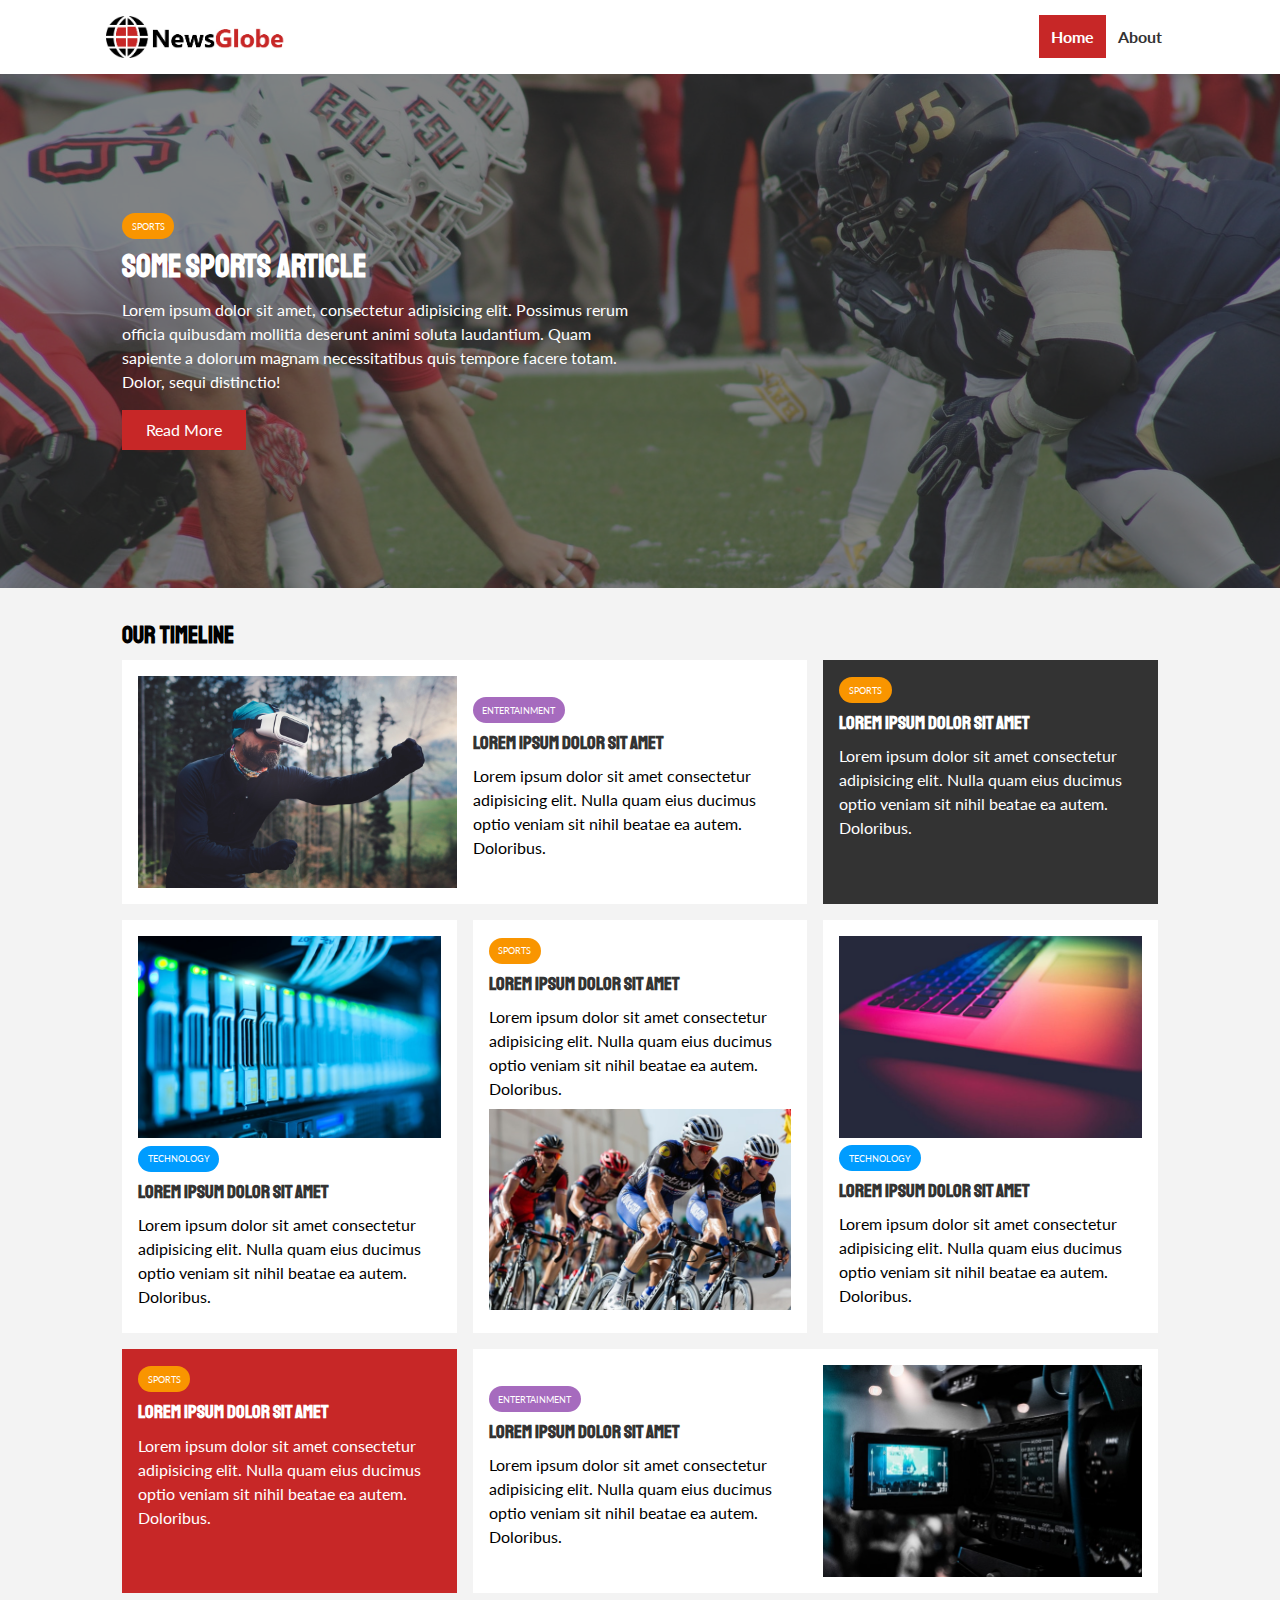
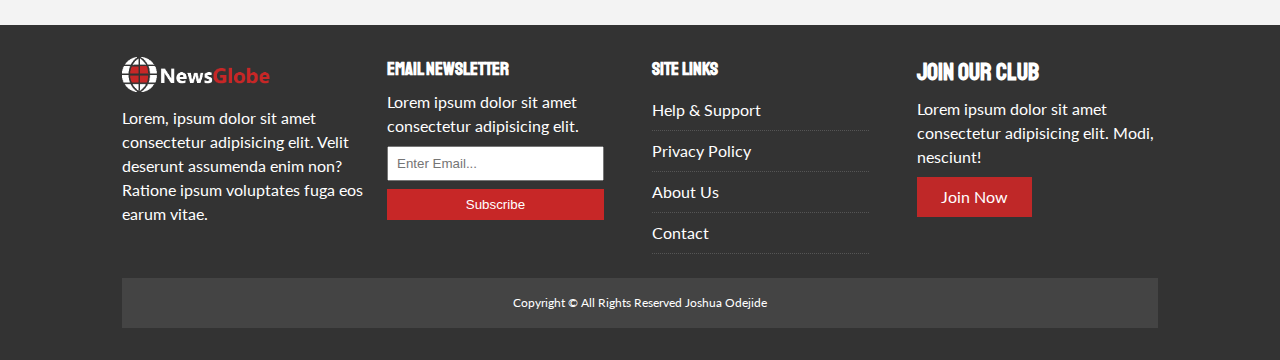
<file: index.html>
<!DOCTYPE html>
<html lang="en">

<head>
    <meta charset="UTF-8">
    <meta name="viewport" content="width=device-width, initial-scale=1.0">
    <meta http-equiv="X-UA-Compatible" content="ie=edge">
    <link rel="stylesheet" href="https://use.fontawesome.com/releases/v5.6.3/css/all.css" integrity="sha384-UHRtZLI+pbxtHCWp1t77Bi1L4ZtiqrqD80Kn4Z8NTSRyMA2Fd33n5dQ8lWUE00s/" crossorigin="anonymous">
    <link href="https://fonts.googleapis.com/css?family=Lato|Staatliches" rel="stylesheet">
    <link rel="stylesheet" href="./Newsglobe/css/style.css">
    <link rel="stylesheet" media="screen and (max-width: 768px)" href="./Newsglobe/css/mobile.css">
    <link rel="shortcut icon" type="image/x-icon" href="./Newsglobe/favicon.ico">
    <title>NewsGlobe | Latest News</title>
</head>

<body>
    <nav id="main-nav">
        <div class="container">
            <img src="./Newsglobe/img/logo.jpg" alt="NewsGlobe" class="logo">
            <div class="social">
                <a href="http://facebook.com" target="_blank"><i class="fab fa-facebook fa-2x"></i></a>
                <a href="http://twitter.com" target="_blank"><i class="fab fa-twitter fa-2x"></i></a>
                <a href="http://instagram.com" target="_blank"><i class="fab fa-instagram fa-2x"></i></a>
                <a href="http://youtube.com" target="_blank"><i class="fab fa-youtube fa-2x"></i></a>
            </div>
            <ul>
                <li><a class="current" href="./Newsglobe/index.html">Home</a></li>
                <li><a href="./Newsglobe/about.html">About</a></li>
            </ul>
        </div>
    </nav>

    <!-- Showcase -->
    <header id="showcase">
        <div class="container">
            <div class="showcase-container">
                <div class="showcase-content">
                    <div class="category category-sports">Sports</div>
                    <h1>Some Sports Article</h1>
                    <p>Lorem ipsum dolor sit amet, consectetur adipisicing elit. Possimus rerum officia quibusdam mollitia deserunt animi soluta laudantium. Quam sapiente a dolorum magnam necessitatibus quis tempore facere totam. Dolor, sequi distinctio!</p>
                    <a href="./Newsglobe/article.html" class="btn btn-primary">Read More</a>
                </div>
            </div>
        </div>
    </header>

    <!-- Home Articles -->
    <section id="home-articles" class="py-2">
        <div class="container">
            <h2>Our timeline</h2>
            <div class="articles-container">
                <article class="card">
                    <img src="./Newsglobe/img/articles/ent1.jpg" alt="">
                    <div>
                        <div class="category category-ent">Entertainment</div>
                        <h3>
                            <a href="./Newsglobe/article.html">Lorem ipsum dolor sit amet</a>
                        </h3>
                        <p>Lorem ipsum dolor sit amet consectetur adipisicing elit. Nulla quam eius ducimus optio veniam sit nihil beatae ea autem. Doloribus.</p>
                    </div>
                </article>
                <article class="card bg-dark">
                    <div class="category category-sports">Sports</div>
                    <h3>
                        <a href="./Newsglobe/article.html">Lorem ipsum dolor sit amet</a>
                    </h3>
                    <p>Lorem ipsum dolor sit amet consectetur adipisicing elit. Nulla quam eius ducimus optio veniam sit nihil beatae ea autem. Doloribus.</p>
                </article>
                <article class="card">
                    <img src="./Newsglobe/img/articles/tech1.jpg" alt="">
                    <div class="category category-tech">Technology</div>
                    <h3>
                        <a href="./Newsglobe/article.html">Lorem ipsum dolor sit amet</a>
                    </h3>
                    <p>Lorem ipsum dolor sit amet consectetur adipisicing elit. Nulla quam eius ducimus optio veniam sit nihil beatae ea autem. Doloribus.</p>
                </article>
                <article class="card">
                    <div class="category category-sports">Sports</div>
                    <h3>
                        <a href="./Newsglobe/article.html">Lorem ipsum dolor sit amet</a>
                    </h3>
                    <p>Lorem ipsum dolor sit amet consectetur adipisicing elit. Nulla quam eius ducimus optio veniam sit nihil beatae ea autem. Doloribus.</p>
                    <img src="./Newsglobe/img/articles/sports1.jpg" alt="">
                </article>
                <article class="card">
                    <img src="./Newsglobe/img/articles/tech2.jpg" alt="">
                    <div class="category category-tech">Technology</div>
                    <h3>
                        <a href="./Newsglobe/article.html">Lorem ipsum dolor sit amet</a>
                    </h3>
                    <p>Lorem ipsum dolor sit amet consectetur adipisicing elit. Nulla quam eius ducimus optio veniam sit nihil beatae ea autem. Doloribus.</p>
                </article>
                <article class="card bg-primary">
                    <div class="category category-sports">Sports</div>
                    <h3>
                        <a href="./Newsglobe/article.html">Lorem ipsum dolor sit amet</a>
                    </h3>
                    <p>Lorem ipsum dolor sit amet consectetur adipisicing elit. Nulla quam eius ducimus optio veniam sit nihil beatae ea autem. Doloribus.</p>
                </article>
                <article class="card">
                    <div>
                        <div class="category category-ent">Entertainment</div>
                        <h3>
                            <a href="./Newsglobe/article.html">Lorem ipsum dolor sit amet</a>
                        </h3>
                        <p>Lorem ipsum dolor sit amet consectetur adipisicing elit. Nulla quam eius ducimus optio veniam sit nihil beatae ea autem. Doloribus.</p>
                    </div>
                    <img src="./Newsglobe/img/articles/ent2.jpg" alt="">
                </article>
            </div>
        </div>
    </section>

    <!-- Footer -->
    <footer id="main-footer" class="py-2">
        <div class="container footer-container">
            <div>
                <img src="./Newsglobe/img/logo2.jpg" alt="NewsGlobe">
                <p>Lorem, ipsum dolor sit amet consectetur adipisicing elit. Velit deserunt assumenda enim non? Ratione ipsum voluptates fuga eos earum vitae.</p>
            </div>
            <div>
                <h3>Email Newsletter</h3>
                <p>Lorem ipsum dolor sit amet consectetur adipisicing elit.</p>
                <form>
                    <input type="email" placeholder="Enter Email...">
                    <input type="submit" value="Subscribe" class="btn btn-primary">
                </form>
            </div>
            <div>
                <h3>Site Links</h3>
                <ul class="list">
                    <li><a href="#">Help & Support</a></li>
                    <li><a href="#">Privacy Policy</a></li>
                    <li><a href="./Newsglobe/about.html">About Us</a></li>
                    <li><a href="#">Contact</a></li>
                </ul>
            </div>
            <div>
                <h2>Join Our club</h2>
                <p>Lorem ipsum dolor sit amet consectetur adipisicing elit. Modi, nesciunt!</p>
                <a href="#" class="btn btn-secondary">Join Now</a>
            </div>
            <div>
                <p>
                    Copyright &copy; All Rights Reserved Joshua Odejide
                </p>
            </div>
        </div>
    </footer>

</body>

</html>
</file>
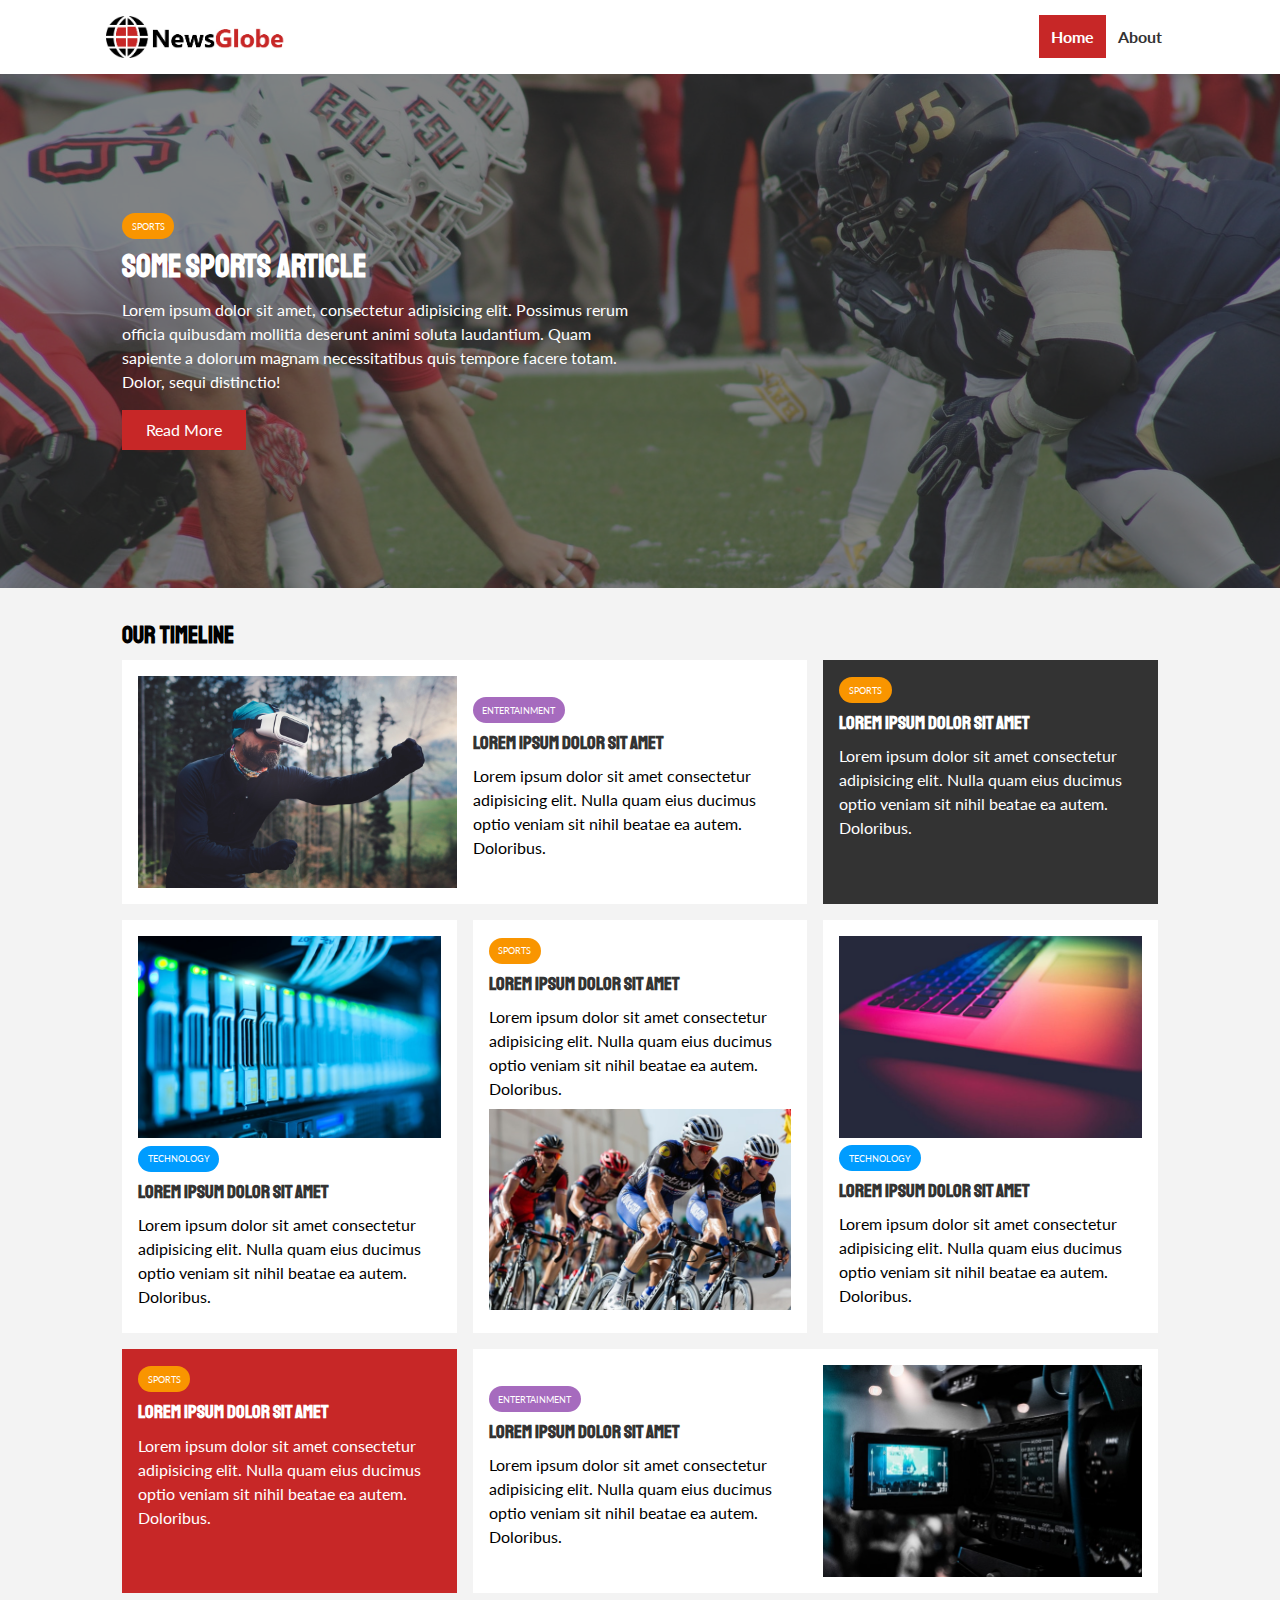
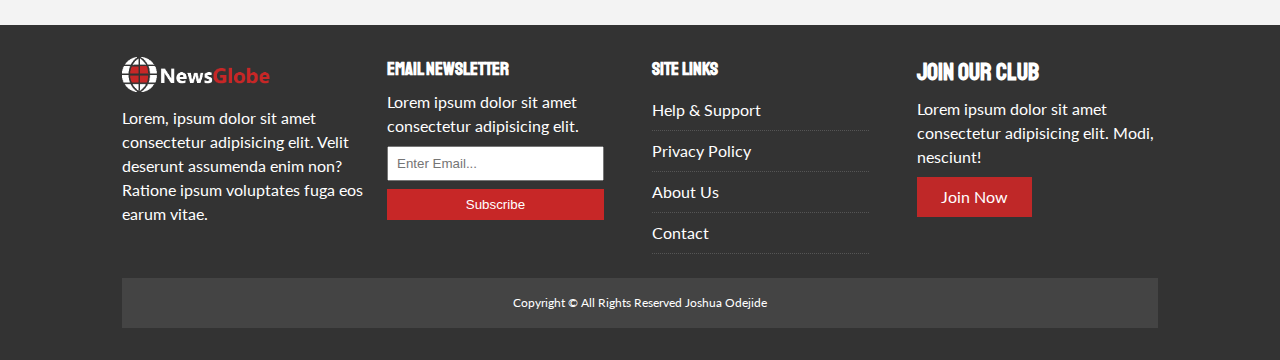
<file: Newsglobe/index.html>
<!DOCTYPE html>
<html lang="en">

<head>
    <meta charset="UTF-8">
    <meta name="viewport" content="width=device-width, initial-scale=1.0">
    <meta http-equiv="X-UA-Compatible" content="ie=edge">
    <link rel="stylesheet" href="https://use.fontawesome.com/releases/v5.6.3/css/all.css" integrity="sha384-UHRtZLI+pbxtHCWp1t77Bi1L4ZtiqrqD80Kn4Z8NTSRyMA2Fd33n5dQ8lWUE00s/" crossorigin="anonymous">
    <link href="https://fonts.googleapis.com/css?family=Lato|Staatliches" rel="stylesheet">
    <link rel="stylesheet" href="css/style.css">
    <link rel="stylesheet" media="screen and (max-width: 768px)" href="css/mobile.css">
    <link rel="shortcut icon" type="image/x-icon" href="favicon.ico">
    <title>NewsGlobe | Latest News</title>
</head>

<body>
    <nav id="main-nav">
        <div class="container">
            <img src="img/logo.jpg" alt="NewsGlobe" class="logo">
            <div class="social">
                <a href="http://facebook.com" target="_blank"><i class="fab fa-facebook fa-2x"></i></a>
                <a href="http://twitter.com" target="_blank"><i class="fab fa-twitter fa-2x"></i></a>
                <a href="http://instagram.com" target="_blank"><i class="fab fa-instagram fa-2x"></i></a>
                <a href="http://youtube.com" target="_blank"><i class="fab fa-youtube fa-2x"></i></a>
            </div>
            <ul>
                <li><a class="current" href="index.html">Home</a></li>
                <li><a href="about.html">About</a></li>
            </ul>
        </div>
    </nav>

    <!-- Showcase -->
    <header id="showcase">
        <div class="container">
            <div class="showcase-container">
                <div class="showcase-content">
                    <div class="category category-sports">Sports</div>
                    <h1>Some Sports Article</h1>
                    <p>Lorem ipsum dolor sit amet, consectetur adipisicing elit. Possimus rerum officia quibusdam mollitia deserunt animi soluta laudantium. Quam sapiente a dolorum magnam necessitatibus quis tempore facere totam. Dolor, sequi distinctio!</p>
                    <a href="article.html" class="btn btn-primary">Read More</a>
                </div>
            </div>
        </div>
    </header>

    <!-- Home Articles -->
    <section id="home-articles" class="py-2">
        <div class="container">
            <h2>Our timeline</h2>
            <div class="articles-container">
                <article class="card">
                    <img src="img/articles/ent1.jpg" alt="">
                    <div>
                        <div class="category category-ent">Entertainment</div>
                        <h3>
                            <a href="article.html">Lorem ipsum dolor sit amet</a>
                        </h3>
                        <p>Lorem ipsum dolor sit amet consectetur adipisicing elit. Nulla quam eius ducimus optio veniam sit nihil beatae ea autem. Doloribus.</p>
                    </div>
                </article>
                <article class="card bg-dark">
                    <div class="category category-sports">Sports</div>
                    <h3>
                        <a href="article.html">Lorem ipsum dolor sit amet</a>
                    </h3>
                    <p>Lorem ipsum dolor sit amet consectetur adipisicing elit. Nulla quam eius ducimus optio veniam sit nihil beatae ea autem. Doloribus.</p>
                </article>
                <article class="card">
                    <img src="img/articles/tech1.jpg" alt="">
                    <div class="category category-tech">Technology</div>
                    <h3>
                        <a href="article.html">Lorem ipsum dolor sit amet</a>
                    </h3>
                    <p>Lorem ipsum dolor sit amet consectetur adipisicing elit. Nulla quam eius ducimus optio veniam sit nihil beatae ea autem. Doloribus.</p>
                </article>
                <article class="card">
                    <div class="category category-sports">Sports</div>
                    <h3>
                        <a href="article.html">Lorem ipsum dolor sit amet</a>
                    </h3>
                    <p>Lorem ipsum dolor sit amet consectetur adipisicing elit. Nulla quam eius ducimus optio veniam sit nihil beatae ea autem. Doloribus.</p>
                    <img src="img/articles/sports1.jpg" alt="">
                </article>
                <article class="card">
                    <img src="img/articles/tech2.jpg" alt="">
                    <div class="category category-tech">Technology</div>
                    <h3>
                        <a href="article.html">Lorem ipsum dolor sit amet</a>
                    </h3>
                    <p>Lorem ipsum dolor sit amet consectetur adipisicing elit. Nulla quam eius ducimus optio veniam sit nihil beatae ea autem. Doloribus.</p>
                </article>
                <article class="card bg-primary">
                    <div class="category category-sports">Sports</div>
                    <h3>
                        <a href="article.html">Lorem ipsum dolor sit amet</a>
                    </h3>
                    <p>Lorem ipsum dolor sit amet consectetur adipisicing elit. Nulla quam eius ducimus optio veniam sit nihil beatae ea autem. Doloribus.</p>
                </article>
                <article class="card">
                    <div>
                        <div class="category category-ent">Entertainment</div>
                        <h3>
                            <a href="article.html">Lorem ipsum dolor sit amet</a>
                        </h3>
                        <p>Lorem ipsum dolor sit amet consectetur adipisicing elit. Nulla quam eius ducimus optio veniam sit nihil beatae ea autem. Doloribus.</p>
                    </div>
                    <img src="img/articles/ent2.jpg" alt="">
                </article>
            </div>
        </div>
    </section>

    <!-- Footer -->
    <footer id="main-footer" class="py-2">
        <div class="container footer-container">
            <div>
                <img src="img/logo2.jpg" alt="NewsGlobe">
                <p>Lorem, ipsum dolor sit amet consectetur adipisicing elit. Velit deserunt assumenda enim non? Ratione ipsum voluptates fuga eos earum vitae.</p>
            </div>
            <div>
                <h3>Email Newsletter</h3>
                <p>Lorem ipsum dolor sit amet consectetur adipisicing elit.</p>
                <form>
                    <input type="email" placeholder="Enter Email...">
                    <input type="submit" value="Subscribe" class="btn btn-primary">
                </form>
            </div>
            <div>
                <h3>Site Links</h3>
                <ul class="list">
                    <li><a href="#">Help & Support</a></li>
                    <li><a href="#">Privacy Policy</a></li>
                    <li><a href="about.html">About Us</a></li>
                    <li><a href="#">Contact</a></li>
                </ul>
            </div>
            <div>
                <h2>Join Our club</h2>
                <p>Lorem ipsum dolor sit amet consectetur adipisicing elit. Modi, nesciunt!</p>
                <a href="#" class="btn btn-secondary">Join Now</a>
            </div>
            <div>
                <p>
                    Copyright &copy; All Rights Reserved Joshua Odejide
                </p>
            </div>
        </div>
    </footer>

</body>

</html>
</file>
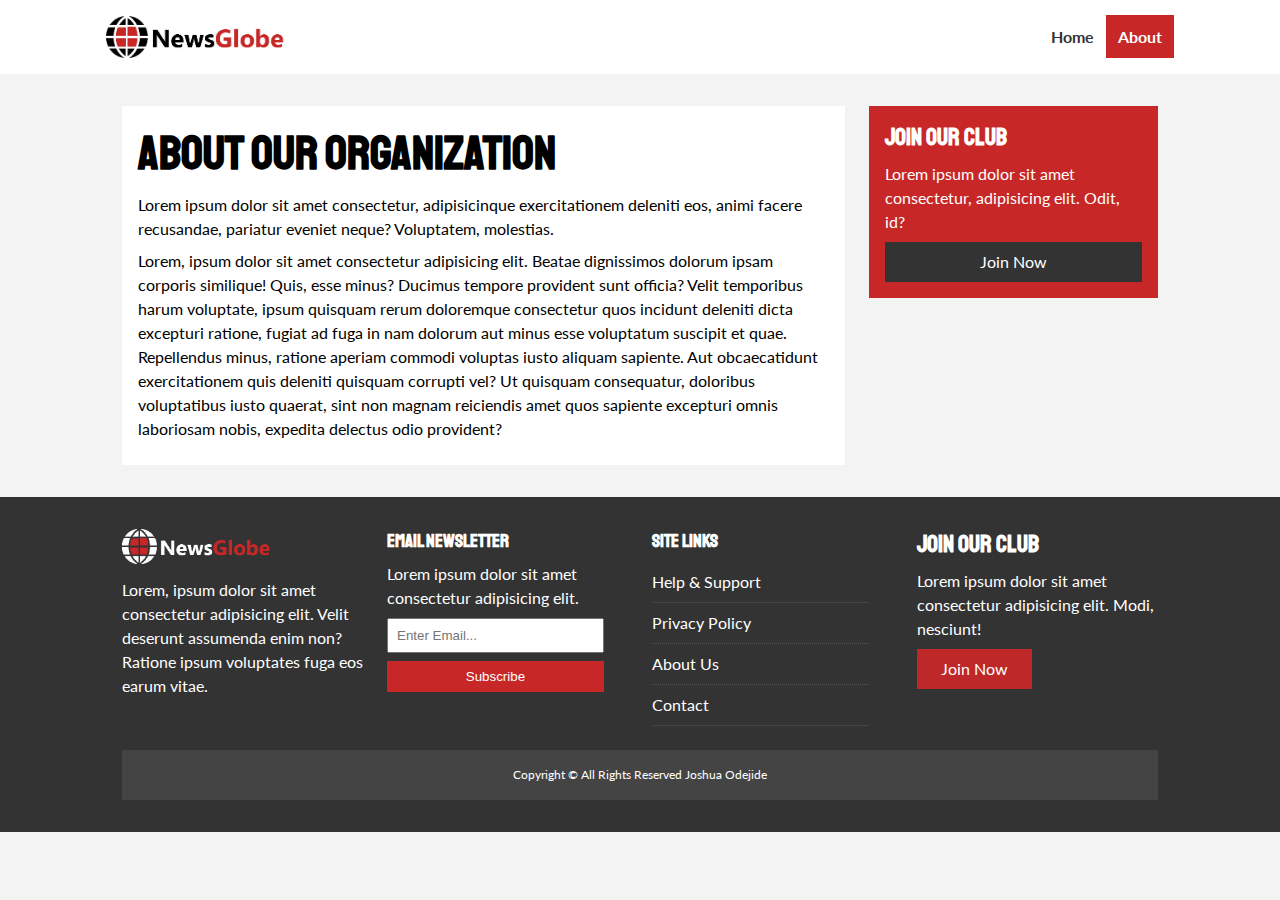
<file: Newsglobe/about.html>
<!DOCTYPE html>
<html lang="en">

<head>
    <meta charset="UTF-8">
    <meta name="viewport" content="width=device-width, initial-scale=1.0">
    <meta http-equiv="X-UA-Compatible" content="ie=edge">
    <link rel="stylesheet" href="https://use.fontawesome.com/releases/v5.6.3/css/all.css" integrity="sha384-UHRtZLI+pbxtHCWp1t77Bi1L4ZtiqrqD80Kn4Z8NTSRyMA2Fd33n5dQ8lWUE00s/" crossorigin="anonymous">
    <link href="https://fonts.googleapis.com/css?family=Lato|Staatliches" rel="stylesheet">
    <link rel="stylesheet" href="css/style.css">
    <link rel="stylesheet" media="screen and (max-width: 768px)" href="css/mobile.css">
    <link rel="shortcut icon" type="image/x-icon" href="favicon.ico">
    <title>NewsGlobe | About</title>
</head>

<body>
    <nav id="main-nav">
        <div class="container">
            <img src="img/logo.jpg" alt="NewsGlobe" class="logo">
            <div class="social">
                <a href="http://facebook.com" target="_blank"><i class="fab fa-facebook fa-2x"></i></a>
                <a href="http://twitter.com" target="_blank"><i class="fab fa-twitter fa-2x"></i></a>
                <a href="http://instagram.com" target="_blank"><i class="fab fa-instagram fa-2x"></i></a>
                <a href="http://youtube.com" target="_blank"><i class="fab fa-youtube fa-2x"></i></a>
            </div>
            <ul>
                <li><a href="index.html">Home</a></li>
                <li><a class="current" href="about.html">About</a></li>
            </ul>
        </div>
    </nav>

    <section id="about">
        <div class="container">
            <div class="page-container">
                <article class="card">
                    <h1 class="l-heading">About Our Organization</h1>
                    <p>Lorem ipsum dolor sit amet consectetur, adipisicinque exercitationem deleniti eos, animi facere recusandae, pariatur eveniet neque? Voluptatem, molestias.</p>
                    <p>Lorem, ipsum dolor sit amet consectetur adipisicing elit. Beatae dignissimos dolorum ipsam corporis similique! Quis, esse minus? Ducimus tempore provident sunt officia? Velit temporibus harum voluptate, ipsum quisquam rerum doloremque
                        consectetur quos incidunt deleniti dicta excepturi ratione, fugiat ad fuga in nam dolorum aut minus esse voluptatum suscipit et quae. Repellendus minus, ratione aperiam commodi voluptas iusto aliquam sapiente. Aut obcaecatidunt
                        exercitationem quis deleniti quisquam corrupti vel? Ut quisquam consequatur, doloribus voluptatibus iusto quaerat, sint non magnam reiciendis amet quos sapiente excepturi omnis laboriosam nobis, expedita delectus odio provident?</p>
                </article>
                <aside class="card bg-primary">
                    <h2>Join Our Club</h2>
                    <p>Lorem ipsum dolor sit amet consectetur, adipisicing elit. Odit, id?</p>
                    <a href="#" class="btn btn-dark btn-block">Join Now</a>
                </aside>
            </div>
        </div>
    </section>

    <!-- Footer -->
    <footer id="main-footer" class="py-2">
        <div class="container footer-container">
            <div>
                <img src="img/logo2.jpg" alt="NewsGlobe">
                <p>Lorem, ipsum dolor sit amet consectetur adipisicing elit. Velit deserunt assumenda enim non? Ratione ipsum voluptates fuga eos earum vitae.</p>
            </div>
            <div>
                <h3>Email Newsletter</h3>
                <p>Lorem ipsum dolor sit amet consectetur adipisicing elit.</p>
                <form>
                    <input type="email" placeholder="Enter Email...">
                    <input type="submit" value="Subscribe" class="btn btn-primary">
                </form>
            </div>
            <div>
                <h3>Site Links</h3>
                <ul class="list">
                    <li><a href="#">Help & Support</a></li>
                    <li><a href="#">Privacy Policy</a></li>
                    <li><a href="about.html">About Us</a></li>
                    <li><a href="#">Contact</a></li>
                </ul>
            </div>
            <div>
                <h2>Join Our Club</h2>
                <p>Lorem ipsum dolor sit amet consectetur adipisicing elit. Modi, nesciunt!</p>
                <a href="#" class="btn btn-secondary">Join Now</a>
            </div>
            <div>
                <p>
                    Copyright &copy; All Rights Reserved Joshua Odejide
                </p>
            </div>
        </div>
    </footer>

</body>

</html>
</file>
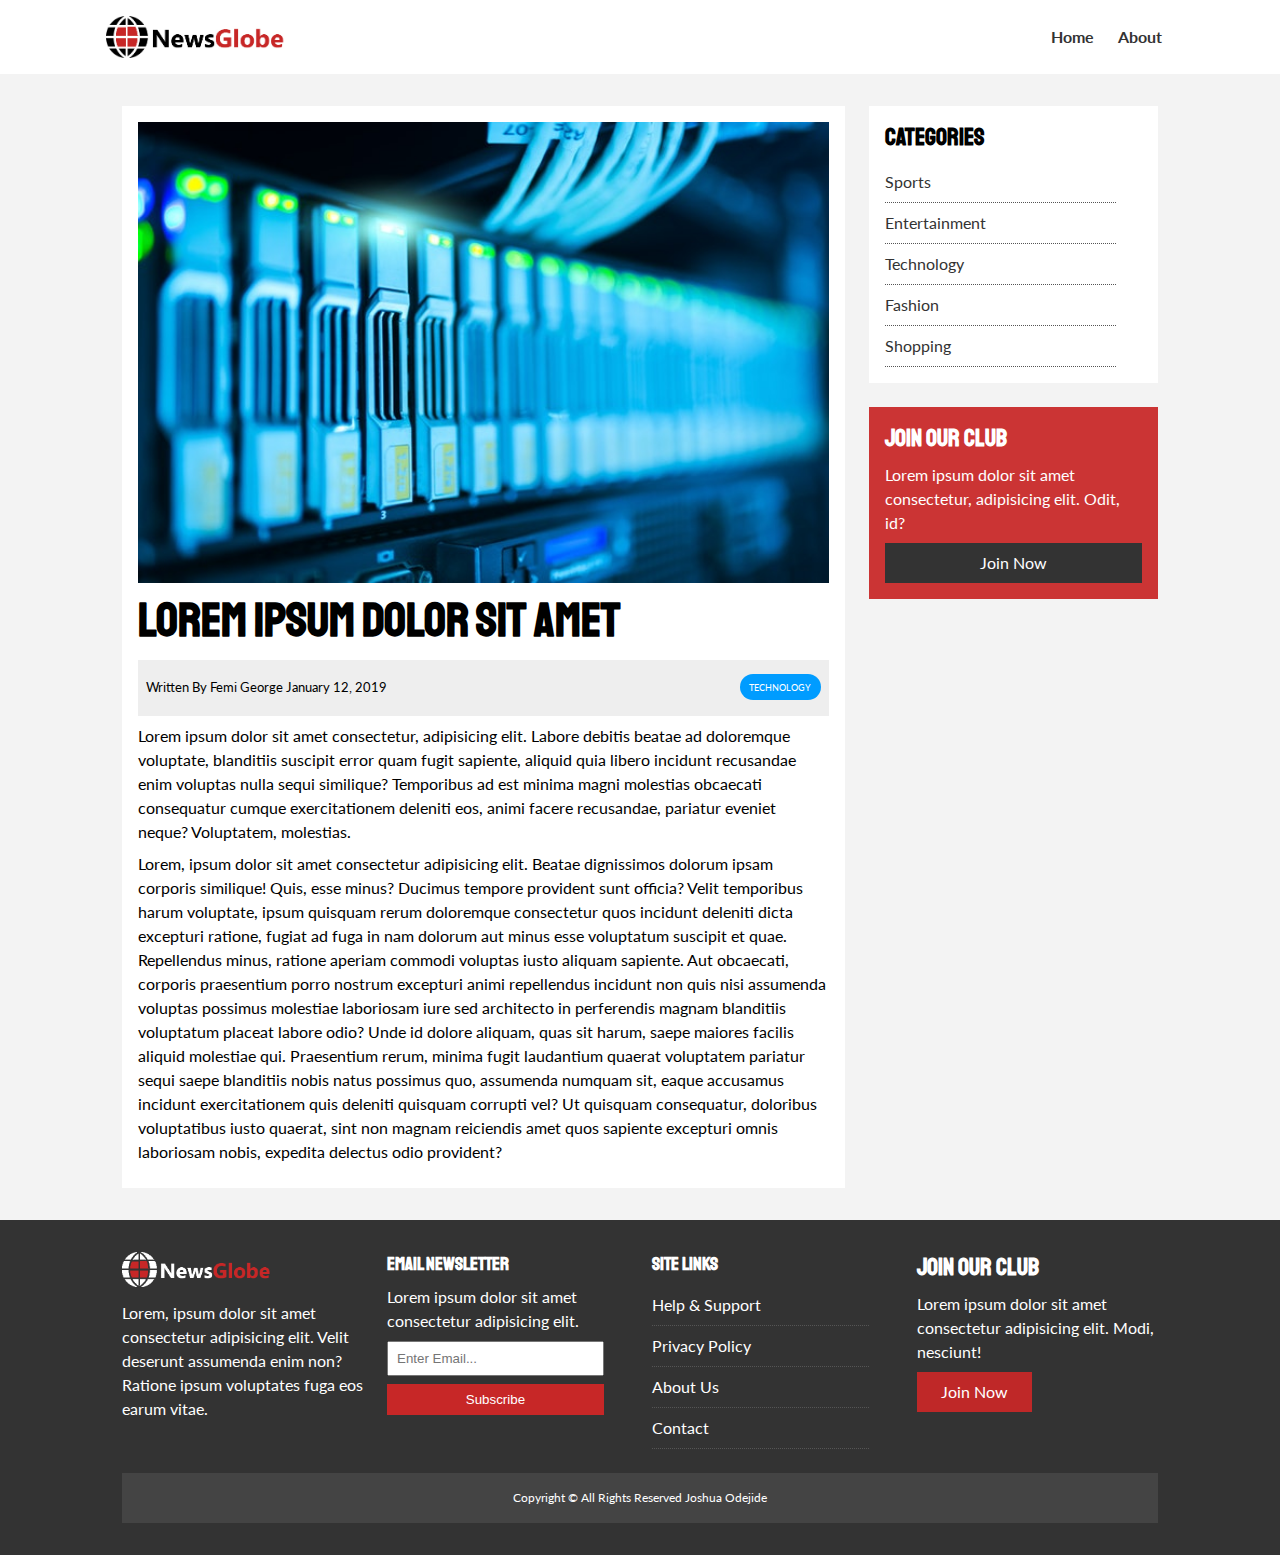
<file: Newsglobe/article.html>
<!DOCTYPE html>
<html lang="en">

<head>
    <meta charset="UTF-8">
    <meta name="viewport" content="width=device-width, initial-scale=1.0">
    <meta http-equiv="X-UA-Compatible" content="ie=edge">
    <link rel="stylesheet" href="https://use.fontawesome.com/releases/v5.6.3/css/all.css" integrity="sha384-UHRtZLI+pbxtHCWp1t77Bi1L4ZtiqrqD80Kn4Z8NTSRyMA2Fd33n5dQ8lWUE00s/" crossorigin="anonymous">
    <link href="https://fonts.googleapis.com/css?family=Lato|Staatliches" rel="stylesheet">
    <link rel="stylesheet" href="css/style.css">
    <link rel="stylesheet" media="screen and (max-width: 768px)" href="css/mobile.css">
    <link rel="shortcut icon" type="image/x-icon" href="favicon.ico">
    <title>NewsGlobe | Latest News</title>
</head>

<body>
    <nav id="main-nav">
        <div class="container">
            <img src="img/logo.jpg" alt="NewsGlobe" class="logo">
            <div class="social">
                <a href="http://facebook.com" target="_blank"><i class="fab fa-facebook fa-2x"></i></a>
                <a href="http://twitter.com" target="_blank"><i class="fab fa-twitter fa-2x"></i></a>
                <a href="http://instagram.com" target="_blank"><i class="fab fa-instagram fa-2x"></i></a>
                <a href="http://youtube.com" target="_blank"><i class="fab fa-youtube fa-2x"></i></a>
            </div>
            <ul>
                <li><a href="index.html">Home</a></li>
                <li><a href="about.html">About</a></li>
            </ul>
        </div>
    </nav>

    <section id="article">
        <div class="container">
            <div class="page-container">
                <article class="card">
                    <img src="img/articles/tech1.jpg" alt="">
                    <h1 class="l-heading">Lorem ipsum dolor sit amet</h1>
                    <div class="meta">
                        <small>
              <i class="fas fa-user"></i> Written By Femi George January 12, 2019
            </small>
                        <div class="category category-tech">Technology</div>
                    </div>
                    <p>Lorem ipsum dolor sit amet consectetur, adipisicing elit. Labore debitis beatae ad doloremque voluptate, blanditiis suscipit error quam fugit sapiente, aliquid quia libero incidunt recusandae enim voluptas nulla sequi similique? Temporibus
                        ad est minima magni molestias obcaecati consequatur cumque exercitationem deleniti eos, animi facere recusandae, pariatur eveniet neque? Voluptatem, molestias.</p>
                    <p>Lorem, ipsum dolor sit amet consectetur adipisicing elit. Beatae dignissimos dolorum ipsam corporis similique! Quis, esse minus? Ducimus tempore provident sunt officia? Velit temporibus harum voluptate, ipsum quisquam rerum doloremque
                        consectetur quos incidunt deleniti dicta excepturi ratione, fugiat ad fuga in nam dolorum aut minus esse voluptatum suscipit et quae. Repellendus minus, ratione aperiam commodi voluptas iusto aliquam sapiente. Aut obcaecati, corporis
                        praesentium porro nostrum excepturi animi repellendus incidunt non quis nisi assumenda voluptas possimus molestiae laboriosam iure sed architecto in perferendis magnam blanditiis voluptatum placeat labore odio? Unde id dolore aliquam,
                        quas sit harum, saepe maiores facilis aliquid molestiae qui. Praesentium rerum, minima fugit laudantium quaerat voluptatem pariatur sequi saepe blanditiis nobis natus possimus quo, assumenda numquam sit, eaque accusamus incidunt
                        exercitationem quis deleniti quisquam corrupti vel? Ut quisquam consequatur, doloribus voluptatibus iusto quaerat, sint non magnam reiciendis amet quos sapiente excepturi omnis laboriosam nobis, expedita delectus odio provident?</p>
                </article>

                <aside id="categories" class="card">
                    <h2>Categories</h2>
                    <ul class="list">
                        <li><a href="#"><i class="fas fa-chevron-right"></i> Sports</a></li>
                        <li><a href="#"><i class="fas fa-chevron-right"></i> Entertainment</a></li>
                        <li><a href="#"><i class="fas fa-chevron-right"></i> Technology</a></li>
                        <li><a href="#"><i class="fas fa-chevron-right"></i> Fashion</a></li>
                        <li><a href="#"><i class="fas fa-chevron-right"></i> Shopping</a></li>
                    </ul>
                </aside>

                <aside class="card bg-secondary">
                    <h2>Join Our Club</h2>
                    <p>Lorem ipsum dolor sit amet consectetur, adipisicing elit. Odit, id?</p>
                    <a href="#" class="btn btn-dark btn-block">Join Now</a>
                </aside>
            </div>
        </div>
    </section>

    <!-- Footer -->
    <footer id="main-footer" class="py-2">
        <div class="container footer-container">
            <div>
                <img src="img/logo2.jpg" alt="NewsGlobe">
                <p>Lorem, ipsum dolor sit amet consectetur adipisicing elit. Velit deserunt assumenda enim non? Ratione ipsum voluptates fuga eos earum vitae.</p>
            </div>
            <div>
                <h3>Email Newsletter</h3>
                <p>Lorem ipsum dolor sit amet consectetur adipisicing elit.</p>
                <form>
                    <input type="email" placeholder="Enter Email...">
                    <input type="submit" value="Subscribe" class="btn btn-primary">
                </form>
            </div>
            <div>
                <h3>Site Links</h3>
                <ul class="list">
                    <li><a href="#">Help & Support</a></li>
                    <li><a href="#">Privacy Policy</a></li>
                    <li><a href="about.html">About Us</a></li>
                    <li><a href="#">Contact</a></li>
                </ul>
            </div>
            <div>
                <h2>Join Our Club</h2>
                <p>Lorem ipsum dolor sit amet consectetur adipisicing elit. Modi, nesciunt!</p>
                <a href="#" class="btn btn-secondary">Join Now</a>
            </div>
            <div>
                <p>
                    Copyright &copy; All Rights Reserved Joshua Odejide
                </p>
            </div>
        </div>
    </footer>

</body>

</html>
</file>
<file: Newsglobe/css/style.css>
:root {
    --primary-color: #c72727;
    --secondary-color: hsla(0, 67%, 47%, 0.945);
    --light-color: #f3f3f3;
    --dark-color: #333;
    --max-width: 1100px;
}

.category {
    --sports-color: #f99500;
    --ent-color: #a66bbe;
    --tech-color: #009cff;
}

* {
    margin: 0;
    padding: 0;
    box-sizing: border-box;
}

body {
    font-family: 'Lato', sans-serif;
    line-height: 1.5;
    background: var(--light-color);
}

a {
    color: #333;
    text-decoration: none;
}

ul {
    list-style: none;
}

p {
    margin: .5rem 0;
}

img {
    width: 100%;
}

h1,
h2,
h3,
h4,
h5,
h6 {
    font-family: 'Staatliches', cursive;
    margin-bottom: .55rem;
    line-height: 1.3;
}


/* Utility */

.container {
    max-width: var(--max-width);
    margin: auto;
    padding: 0 2rem;
    overflow: hidden;
}

.category {
    display: inline-block;
    color: #fff;
    font-size: 0.55rem;
    text-transform: uppercase;
    padding: 0.4rem 0.6rem;
    border-radius: 15px;
    margin-bottom: 0.5rem;
}

.category-sports {
    background: var(--sports-color)
}

.category-ent {
    background: var(--ent-color)
}

.category-tech {
    background: var(--tech-color)
}

.btn {
    display: inline-block;
    border: none;
    background: var(--dark-color);
    color: #fff;
    padding: 0.5rem 1.5rem;
}

.btn-light {
    background: var(--light-color)
}

.btn-primary {
    background: var(--primary-color)
}

.btn-secondary {
    background: var(--secondary-color)
}

.btn-block {
    display: block;
    width: 100%;
    text-align: center;
}

.btn:hover {
    opacity: 0.9;
}

.card {
    background: #fff;
    padding: 1rem;
}

.bg-dark {
    background: var(--dark-color);
    color: #fff;
}

.bg-primary {
    background: var(--primary-color);
    color: #fff;
}

.bg-secondary {
    background: var(--secondary-color);
    color: #fff;
}

.bg-dark h1,
.bg-dark h2,
.bg-dark h3,
.bg-dark a,
.bg-primary h1,
.bg-primary h2,
.bg-primary h3,
.bg-primary a,
.bg-secondary h1,
.bg-secondary h2,
.bg-secondary h3,
.bg-secondary a {
    color: #fff;
}

.py-1 {
    padding: 1.5rem 0
}

.py-2 {
    padding: 2rem 0
}

.py-3 {
    padding: 3rem 0
}

.p-1 {
    padding: 1.5rem
}

.p-2 {
    padding: 2rem
}

.p-3 {
    padding: 3rem
}

.l-heading {
    font-size: 3rem;
}

.list li {
    padding: .5rem 0;
    border-bottom: #555 dotted 1px;
    width: 90%;
}

.list li a:hover {
    color: var(--primary-color) !important;
}


/* Inner page grid container */

.page-container {
    display: grid;
    grid-template-columns: 5fr 2fr;
    margin: 2rem 0;
    grid-gap: 1.5rem;
}

.page-container>*:first-child {
    grid-row: 1 / span 3;
}


/* Navigation */

#main-nav {
    background: #fff;
    position: sticky;
    top: 0;
    z-index: 2;
}

#main-nav .container {
    display: grid;
    grid-template-columns: 6fr 3fr 2fr;
    padding: 1rem;
    align-items: center;
}

#main-nav .logo {
    width: 180px;
}

#main-nav ul {
    justify-self: end;
    display: flex;
}

#main-nav ul li a {
    padding: 0.75rem;
    font-weight: bold;
}

#main-nav ul li a.current {
    background: var(--primary-color);
    color: #fff;
}

#main-nav ul li a:hover {
    background: var(--light-color);
    color: var(--dark-color);
}

#main-nav .social {
    justify-self: center;
}

#main-nav .social i {
    color: #777;
    margin-right: .5rem;
}


/* Showcase */

#showcase {
    color: #fff;
    background: #333;
    padding: 2rem;
    position: relative;
}

#showcase:before {
    content: '';
    background: url('../img/featured.jpg') no-repeat center center/cover;
    position: absolute;
    top: 0;
    left: 0;
    width: 100%;
    height: 100%;
    opacity: 0.4;
}

#showcase .showcase-container {
    display: grid;
    grid-template-columns: repeat(2, 1fr);
    justify-content: center;
    align-items: center;
    height: 50vh;
}

#showcase .showcase-content {
    z-index: 1;
}

#showcase .showcase-content p {
    margin-bottom: 1rem;
}


/* Home Articles */

#home-articles .articles-container {
    display: grid;
    grid-template-columns: repeat(3, 1fr);
    grid-gap: 1rem;
}

#home-articles .articles-container>*:first-child,
#home-articles .articles-container>*:last-child {
    display: grid;
    grid-template-columns: repeat(2, 1fr);
    grid-gap: 1rem;
    align-items: center;
    grid-column: 1 / span 2;
}

#home-articles .articles-container>*:last-child {
    grid-column: 2 / span 2;
}

#article .meta {
    display: flex;
    justify-content: space-between;
    align-items: center;
    background: #eee;
    padding: 0.5rem;
}

#article .meta .category {
    margin-top: 0.4rem;
}


/* Footer */

#main-footer {
    background: var(--dark-color);
    color: #fff;
}

#main-footer img {
    width: 150px;
}

#main-footer a {
    color: #fff;
}

#main-footer .footer-container {
    display: grid;
    grid-template-columns: repeat(4, 1fr);
    grid-gap: 1.5rem;
}

#main-footer .footer-container>*:last-child {
    background: #444;
    grid-column: 1 / span 4;
    padding: .5rem;
    text-align: center;
    font-size: 0.75rem;
}

#main-footer .footer-container input[type='email'] {
    width: 90%;
    padding: 0.5rem;
    margin-bottom: 0.5rem;
}

#main-footer .footer-container input[type='submit'] {
    width: 90%;
}
</file>
<file: Newsglobe/css/mobile.css>
/* Navigation */
#main-nav .social {
  display: none;
}

#main-nav .container {
  grid-template-columns: 1fr;
  grid-gap: 1.2rem;
}

#main-nav ul,
#main-nav .logo {
  justify-self: center;
}

#main-nav ul li a {
  padding: 0.50rem;
}

#home-articles .articles-container {
  grid-template-columns: repeat(2, 1fr);
}

#home-articles .articles-container > *:first-child,
#home-articles .articles-container > *:last-child {
  grid-template-columns: 1fr;
  grid-column: 1;
}

@media(max-width: 600px) {
  /* Stack Grid Items */
  #showcase .showcase-container,
  #home-articles .articles-container,
  #main-footer .footer-container {
    grid-template-columns: 1fr;
  }

  #main-footer .footer-container > *:last-child {
    grid-column: 1;
  }

  #main-footer .footer-container > *:first-child,
  #main-footer .footer-container > *:nth-child(2){
    border-bottom: #444 dotted 1px;
    padding-bottom: 1rem;
  }

  .page-container {
    grid-template-columns: 1fr;
    text-align: center;
  }

  .page-container > *:first-child {
    grid-row: 1;
  }

  .l-heading {
    font-size: 2rem;
  }
}
</file>
